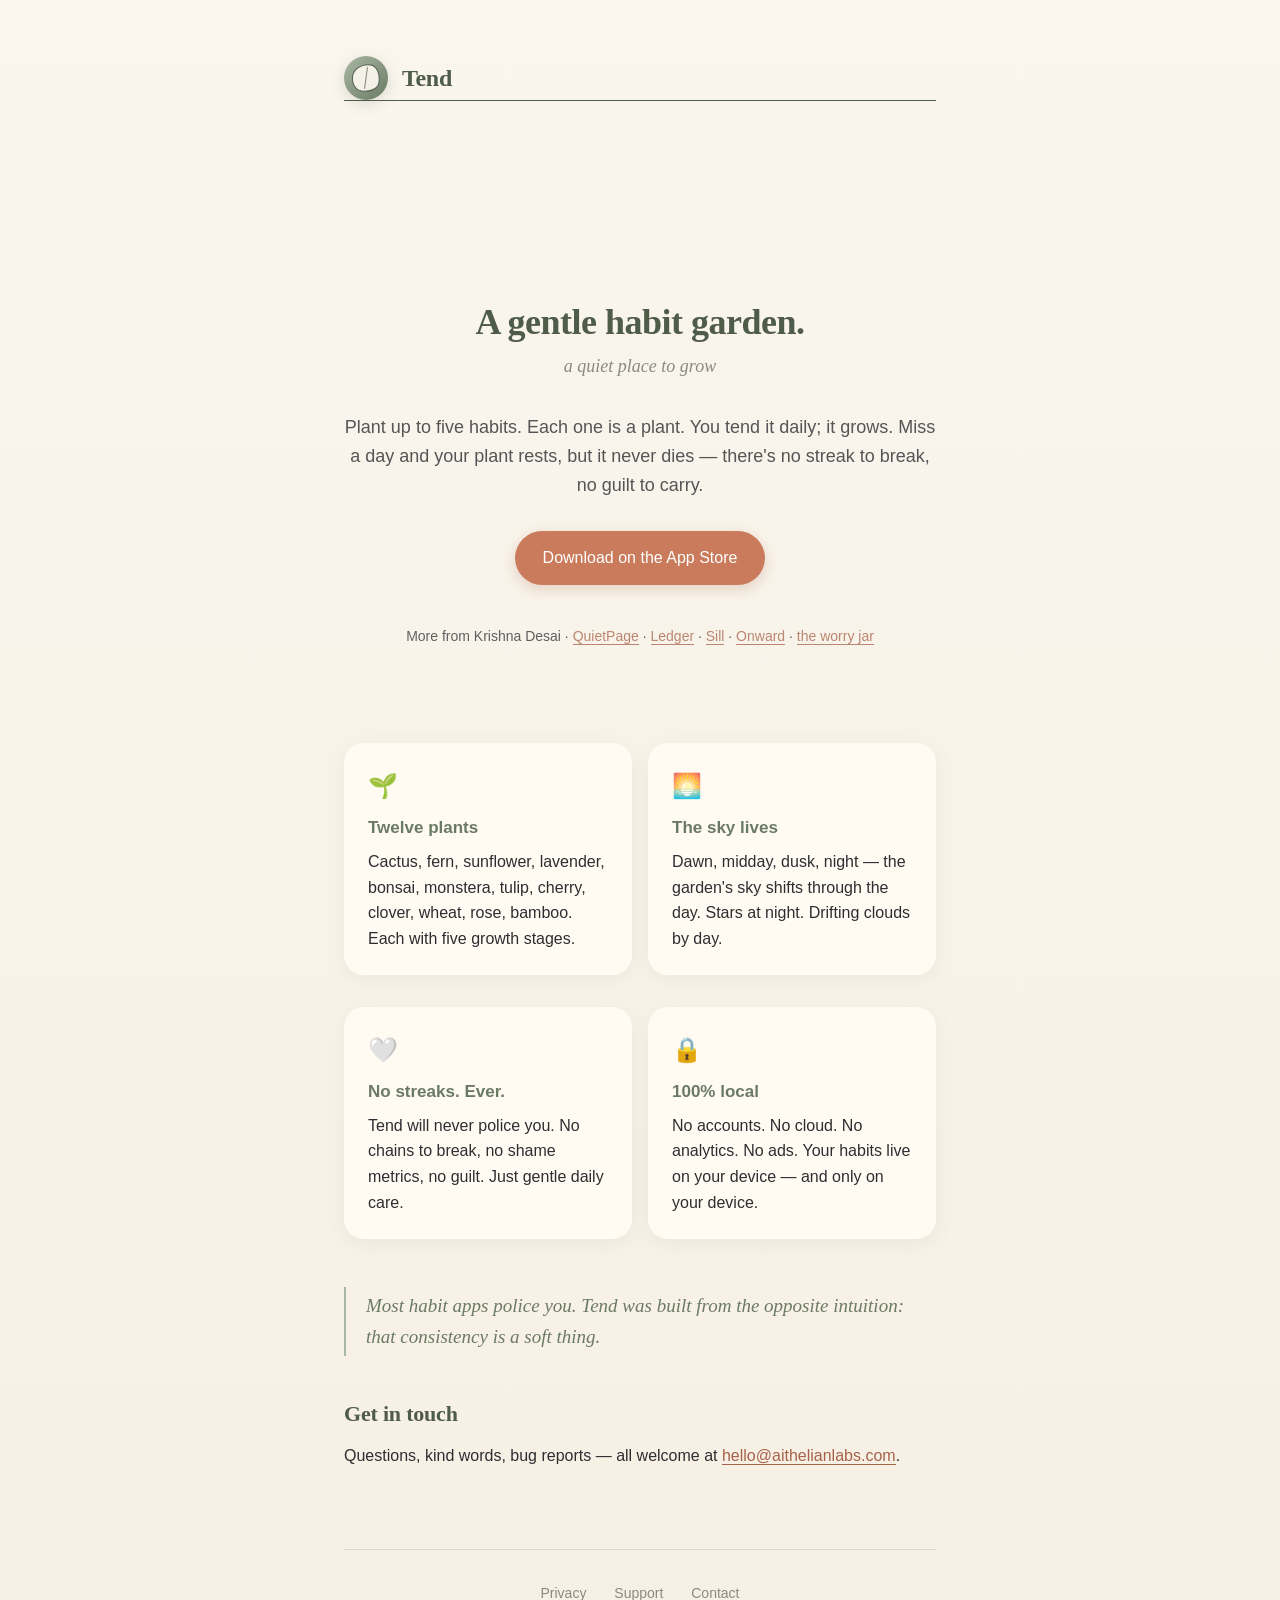
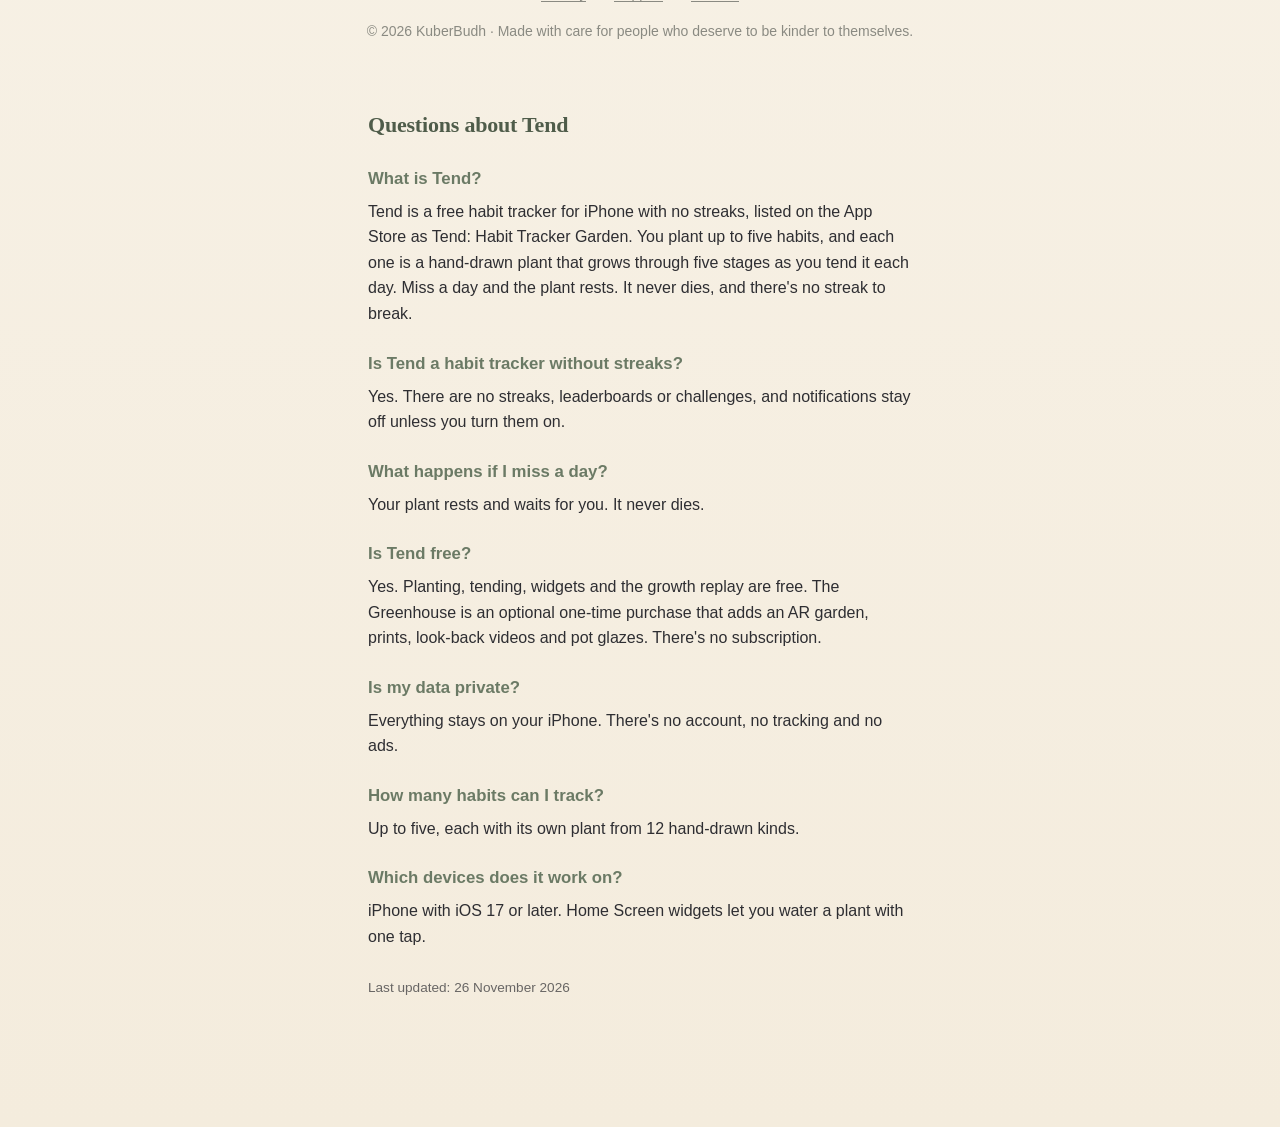
<file: index.html>
<!doctype html>
<html lang="en">
<head>
<meta charset="utf-8" />
<title>Tend: Habit Tracker Garden for iPhone, with no streaks</title>
<meta name="viewport" content="width=device-width, initial-scale=1, viewport-fit=cover" />
<meta name="apple-itunes-app" content="app-id=6768056018">
<meta name="theme-color" content="#FAF6EE" media="(prefers-color-scheme: light)" />
<meta name="theme-color" content="#14151B" media="(prefers-color-scheme: dark)" />
<meta name="description" content="Tend is a free habit tracker for iPhone with no streaks, listed on the App Store as Tend: Habit Tracker Garden. Each habit is a plant that grows as you tend it. Miss a day and it rests, never dies." />
<link rel="canonical" href="https://dmaulikr.github.io/tend-sites/" />
<meta name="apple-itunes-app" content="app-id=6768056018" />

<meta property="og:title" content="Tend — A gentle habit garden" />
<meta property="og:description" content="A calm iOS habit garden. No streaks, no guilt — just gentle daily care." />
<meta property="og:type" content="website" />
<meta property="og:url" content="https://dmaulikr.github.io/tend-sites/" />
<meta name="twitter:card" content="summary_large_image" />
<meta name="twitter:title" content="Tend — A gentle habit garden" />
<meta name="twitter:description" content="A calm iOS habit garden. No streaks, no guilt." />

<link rel="icon" href="data:," />
<link rel="stylesheet" href="style.css" />
<script type="application/ld+json">{"@context": "https://schema.org", "@type": "MobileApplication", "name": "Tend: Habit Tracker Garden", "alternateName": "Tend", "description": "Tend is a free habit tracker for iPhone with no streaks, listed on the App Store as Tend: Habit Tracker Garden. You plant up to five habits, and each one is a hand-drawn plant that grows through five stages as you tend it each day. Miss a day and the plant rests. It never dies, and there's no streak to break.", "operatingSystem": "iOS 17.0 or later", "applicationCategory": "HealthApplication", "url": "https://dmaulikr.github.io/tend-sites/", "downloadUrl": "https://apps.apple.com/app/id6768056018", "installUrl": "https://apps.apple.com/app/id6768056018", "offers": {"@type": "Offer", "price": "0", "priceCurrency": "USD"}, "author": {"@type": "Person", "name": "Krishna Desai"}, "publisher": {"@type": "Organization", "name": "KuberBudh"}}</script>
<script type="application/ld+json">{"@context": "https://schema.org", "@type": "FAQPage", "mainEntity": [{"@type": "Question", "name": "What is Tend?", "acceptedAnswer": {"@type": "Answer", "text": "Tend is a free habit tracker for iPhone with no streaks, listed on the App Store as Tend: Habit Tracker Garden. You plant up to five habits, and each one is a hand-drawn plant that grows through five stages as you tend it each day. Miss a day and the plant rests. It never dies, and there's no streak to break."}}, {"@type": "Question", "name": "Is Tend a habit tracker without streaks?", "acceptedAnswer": {"@type": "Answer", "text": "Yes. There are no streaks, leaderboards or challenges, and notifications stay off unless you turn them on."}}, {"@type": "Question", "name": "What happens if I miss a day?", "acceptedAnswer": {"@type": "Answer", "text": "Your plant rests and waits for you. It never dies."}}, {"@type": "Question", "name": "Is Tend free?", "acceptedAnswer": {"@type": "Answer", "text": "Yes. Planting, tending, widgets and the growth replay are free. The Greenhouse is an optional one-time purchase that adds an AR garden, prints, look-back videos and pot glazes. There's no subscription."}}, {"@type": "Question", "name": "Is my data private?", "acceptedAnswer": {"@type": "Answer", "text": "Everything stays on your iPhone. There's no account, no tracking and no ads."}}, {"@type": "Question", "name": "How many habits can I track?", "acceptedAnswer": {"@type": "Answer", "text": "Up to five, each with its own plant from 12 hand-drawn kinds."}}, {"@type": "Question", "name": "Which devices does it work on?", "acceptedAnswer": {"@type": "Answer", "text": "iPhone with iOS 17 or later. Home Screen widgets let you water a plant with one tap."}}]}</script>
</head>
<body>
<main>

  <a class="brand" href="/">
    <span class="mark"></span>
    <span class="wordmark">Tend</span>
  </a>

  <section class="hero">
    <div class="big-mark"><span class="mark"></span></div>
    <h1>A gentle habit garden.</h1>
    <p class="tagline">a quiet place to grow</p>
    <p class="lede">
      Plant up to five habits. Each one is a plant. You tend it daily; it grows.
      Miss a day and your plant rests, but it never dies — there's no streak to
      break, no guilt to carry.
    </p>
    <a href="https://apps.apple.com/app/apple-store/id6768056018?pt=128885861&amp;ct=site-tend&amp;mt=8" class="cta">Download on the App Store</a>
    <p class="more-from" style="margin-top:40px;font-size:14px;opacity:0.75">More from Krishna Desai · <a href="https://dmaulikr.github.io/QuietPAge-sites/">QuietPage</a> · <a href="https://dmaulikr.github.io/ledger-site/">Ledger</a> · <a href="https://dmaulikr.github.io/sill-site/">Sill</a> · <a href="https://dmaulikr.github.io/onward/">Onward</a> · <a href="https://dmaulikr.github.io/worryjar-site/">the worry jar</a></p>
  </section>

  <section class="feature-grid">
    <div class="card">
      <div class="emoji">🌱</div>
      <h3>Twelve plants</h3>
      <p>Cactus, fern, sunflower, lavender, bonsai, monstera, tulip, cherry, clover, wheat, rose, bamboo. Each with five growth stages.</p>
    </div>
    <div class="card">
      <div class="emoji">🌅</div>
      <h3>The sky lives</h3>
      <p>Dawn, midday, dusk, night — the garden's sky shifts through the day. Stars at night. Drifting clouds by day.</p>
    </div>
    <div class="card">
      <div class="emoji">🤍</div>
      <h3>No streaks. Ever.</h3>
      <p>Tend will never police you. No chains to break, no shame metrics, no guilt. Just gentle daily care.</p>
    </div>
    <div class="card">
      <div class="emoji">🔒</div>
      <h3>100% local</h3>
      <p>No accounts. No cloud. No analytics. No ads. Your habits live on your device — and only on your device.</p>
    </div>
  </section>

  <p class="pull">
    Most habit apps police you. Tend was built from the opposite intuition: that
    consistency is a soft thing.
  </p>

  <h2>Get in touch</h2>
  <p>
    Questions, kind words, bug reports — all welcome at
    <a href="mailto:hello@aithelianlabs.com">hello@aithelianlabs.com</a>.
  </p>

  <footer>
    <a href="privacy.html">Privacy</a>
    <a href="support.html">Support</a>
    <a href="mailto:hello@aithelianlabs.com">Contact</a>
    <p style="margin-top:16px">© 2026 KuberBudh · Made with care for people who deserve to be kinder to themselves.</p>
  </footer>

<!-- aeo:faq -->
<style>.aeo-faq{max-width:720px;margin:64px auto 32px;padding:0 24px;text-align:left}.aeo-faq h2{margin:0 0 8px}.aeo-faq h3{margin:24px 0 6px;font-size:1.05em}.aeo-faq p{margin:0;line-height:1.6}.aeo-faq .aeo-updated{margin-top:28px;font-size:.85em;opacity:.7}</style>
<section class="aeo-faq" id="questions" aria-labelledby="aeo-faq-h">
  <h2 id="aeo-faq-h">Questions about Tend</h2>
  <h3>What is Tend?</h3>
  <p>Tend is a free habit tracker for iPhone with no streaks, listed on the App Store as Tend: Habit Tracker Garden. You plant up to five habits, and each one is a hand-drawn plant that grows through five stages as you tend it each day. Miss a day and the plant rests. It never dies, and there&#x27;s no streak to break.</p>
  <h3>Is Tend a habit tracker without streaks?</h3>
  <p>Yes. There are no streaks, leaderboards or challenges, and notifications stay off unless you turn them on.</p>
  <h3>What happens if I miss a day?</h3>
  <p>Your plant rests and waits for you. It never dies.</p>
  <h3>Is Tend free?</h3>
  <p>Yes. Planting, tending, widgets and the growth replay are free. The Greenhouse is an optional one-time purchase that adds an AR garden, prints, look-back videos and pot glazes. There&#x27;s no subscription.</p>
  <h3>Is my data private?</h3>
  <p>Everything stays on your iPhone. There&#x27;s no account, no tracking and no ads.</p>
  <h3>How many habits can I track?</h3>
  <p>Up to five, each with its own plant from 12 hand-drawn kinds.</p>
  <h3>Which devices does it work on?</h3>
  <p>iPhone with iOS 17 or later. Home Screen widgets let you water a plant with one tap.</p>
  <p class="aeo-updated">Last updated: 26 November 2026</p>
</section>
</main>
</body>
</html>
</file>
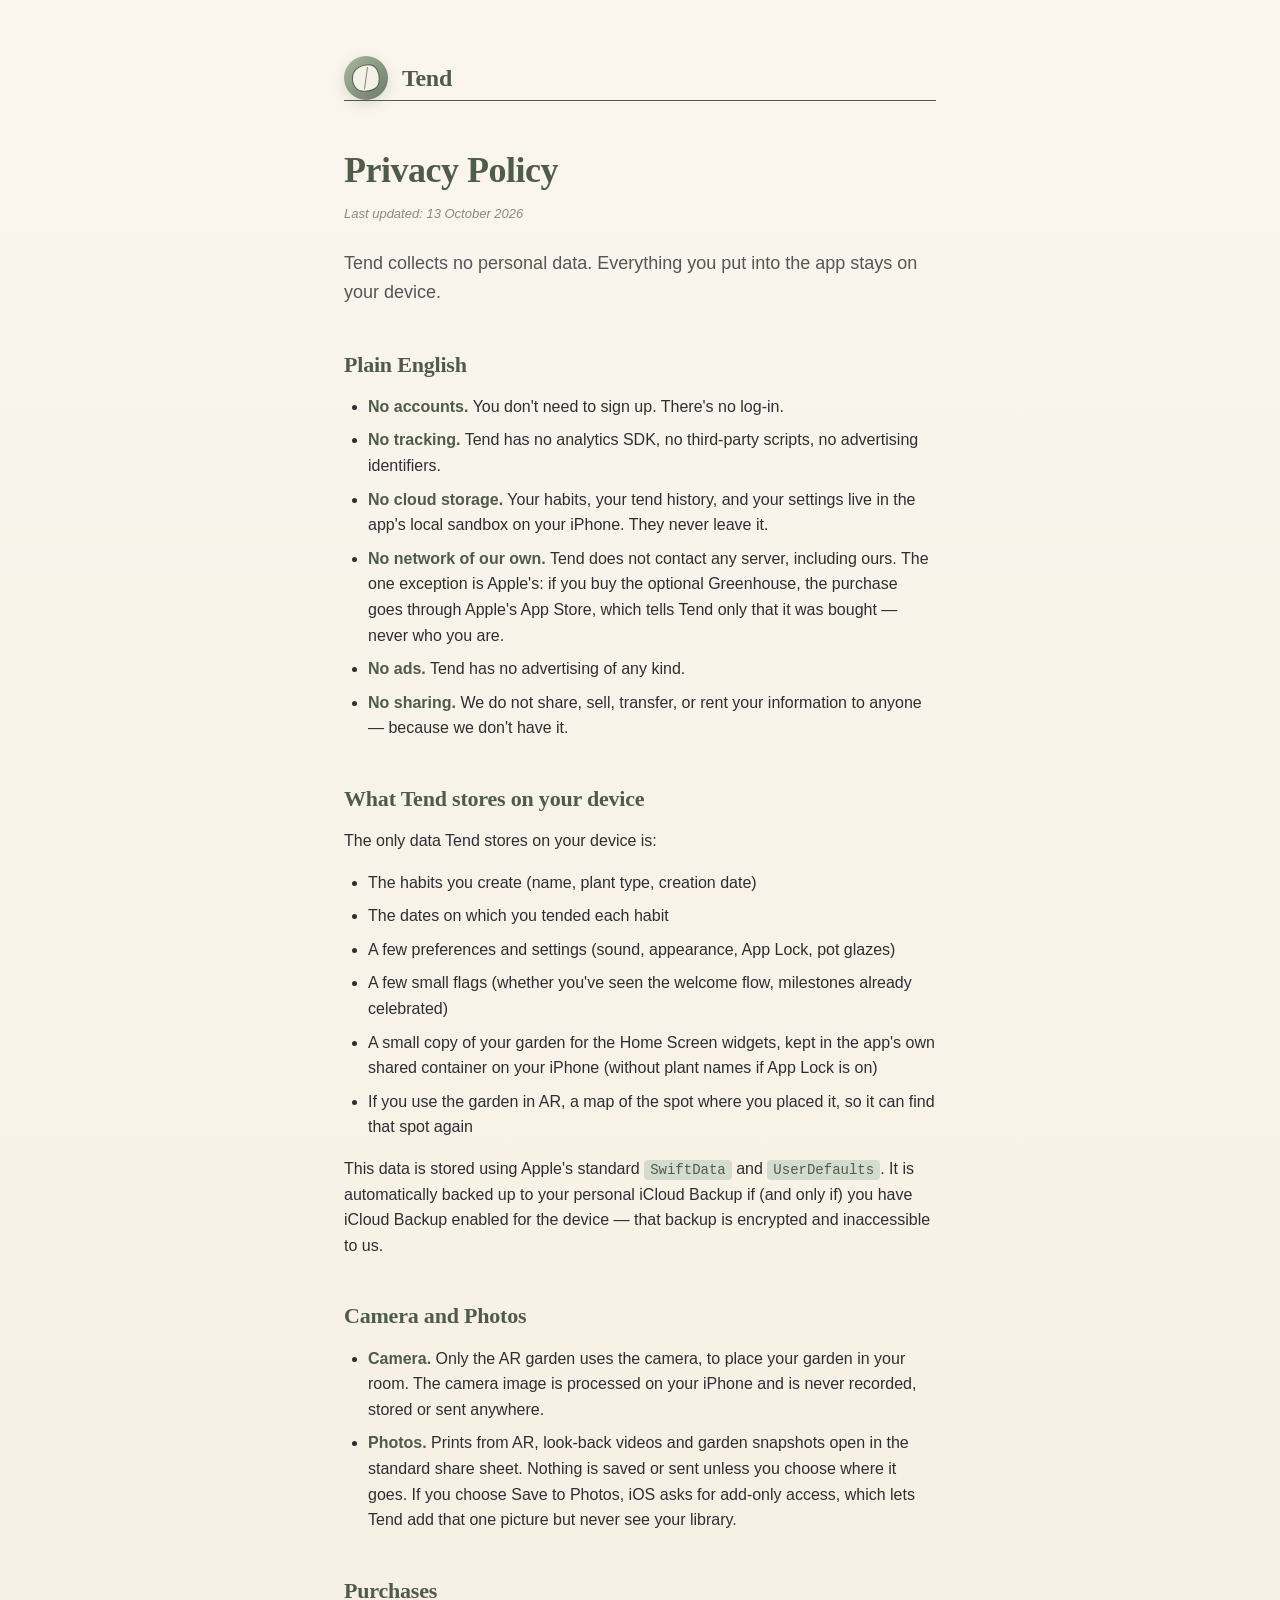
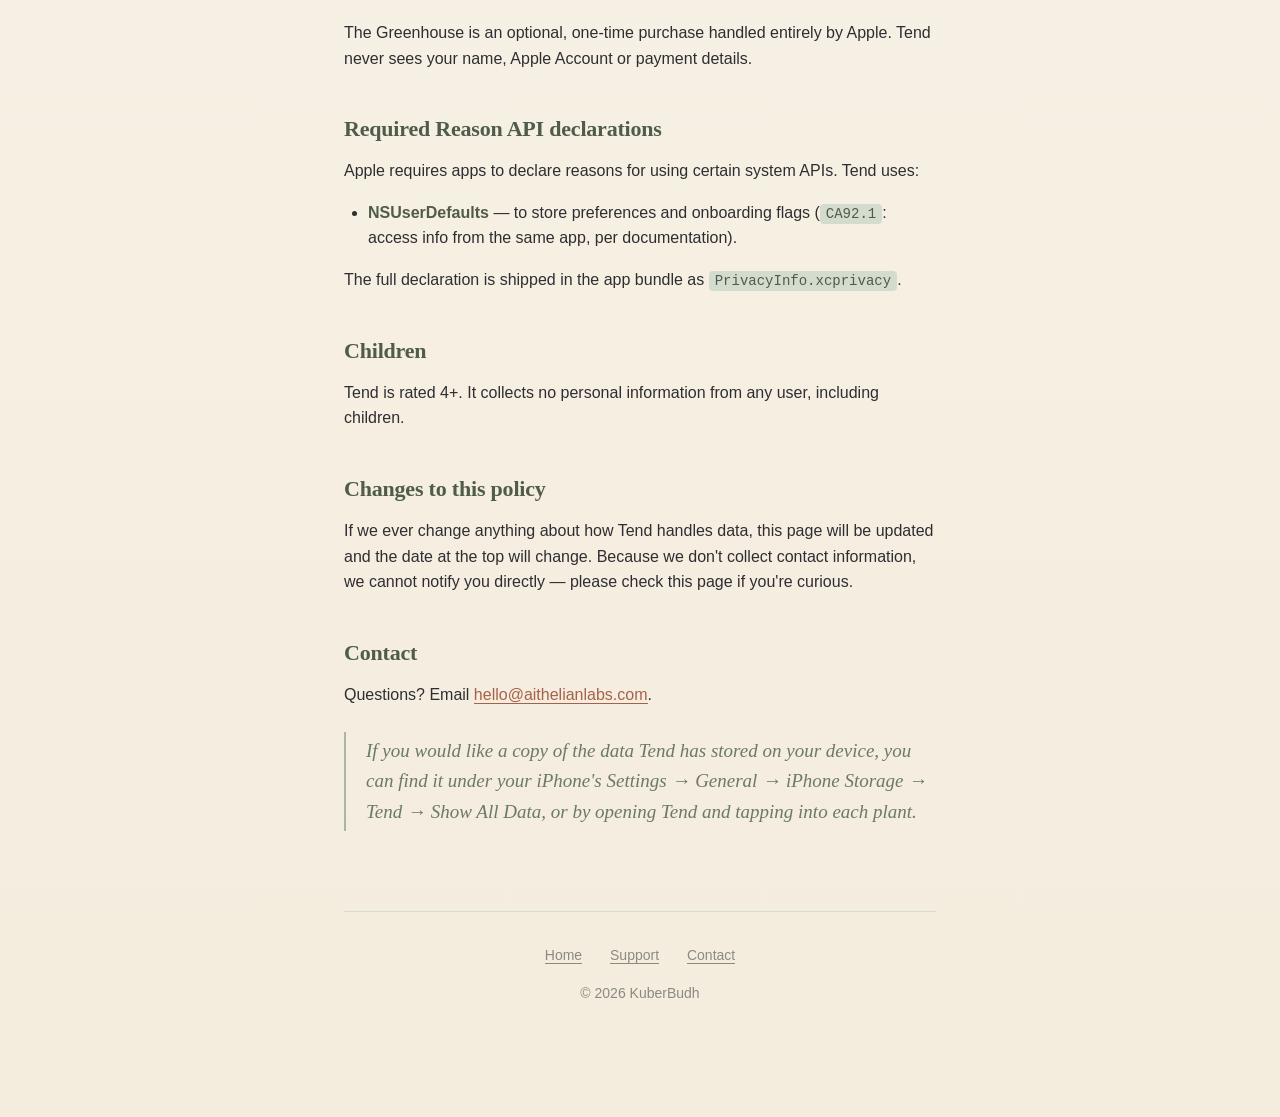
<file: privacy.html>
<!doctype html>
<html lang="en">
<head>
<meta charset="utf-8" />
<title>Tend — Privacy Policy</title>
<meta name="viewport" content="width=device-width, initial-scale=1, viewport-fit=cover" />
<meta name="theme-color" content="#FAF6EE" media="(prefers-color-scheme: light)" />
<meta name="theme-color" content="#14151B" media="(prefers-color-scheme: dark)" />
<meta name="description" content="Tend's privacy policy. Tend collects no personal data. No accounts, no tracking, no cloud, no ads." />
<link rel="icon" href="data:," />
<link rel="stylesheet" href="style.css" />
</head>
<body>
<main>

  <a class="brand" href="/">
    <span class="mark"></span>
    <span class="wordmark">Tend</span>
  </a>

  <h1>Privacy Policy</h1>
  <p class="timestamp">Last updated: 13 October 2026</p>

  <p class="lede">Tend collects no personal data. Everything you put into the app stays on your device.</p>

  <h2>Plain English</h2>
  <ul>
    <li><strong>No accounts.</strong> You don't need to sign up. There's no log-in.</li>
    <li><strong>No tracking.</strong> Tend has no analytics SDK, no third-party scripts, no advertising identifiers.</li>
    <li><strong>No cloud storage.</strong> Your habits, your tend history, and your settings live in the app's local sandbox on your iPhone. They never leave it.</li>
    <li><strong>No network of our own.</strong> Tend does not contact any server, including ours. The one exception is Apple's: if you buy the optional Greenhouse, the purchase goes through Apple's App Store, which tells Tend only that it was bought — never who you are.</li>
    <li><strong>No ads.</strong> Tend has no advertising of any kind.</li>
    <li><strong>No sharing.</strong> We do not share, sell, transfer, or rent your information to anyone — because we don't have it.</li>
  </ul>

  <h2>What Tend stores on your device</h2>
  <p>The only data Tend stores on your device is:</p>
  <ul>
    <li>The habits you create (name, plant type, creation date)</li>
    <li>The dates on which you tended each habit</li>
    <li>A few preferences and settings (sound, appearance, App Lock, pot glazes)</li>
    <li>A few small flags (whether you've seen the welcome flow, milestones already celebrated)</li>
    <li>A small copy of your garden for the Home Screen widgets, kept in the app's own shared container on your iPhone (without plant names if App Lock is on)</li>
    <li>If you use the garden in AR, a map of the spot where you placed it, so it can find that spot again</li>
  </ul>
  <p>
    This data is stored using Apple's standard <code>SwiftData</code> and
    <code>UserDefaults</code>. It is automatically backed up to your personal
    iCloud Backup if (and only if) you have iCloud Backup enabled for the device
    — that backup is encrypted and inaccessible to us.
  </p>

  <h2>Camera and Photos</h2>
  <ul>
    <li><strong>Camera.</strong> Only the AR garden uses the camera, to place your garden in your room. The camera image is processed on your iPhone and is never recorded, stored or sent anywhere.</li>
    <li><strong>Photos.</strong> Prints from AR, look-back videos and garden snapshots open in the standard share sheet. Nothing is saved or sent unless you choose where it goes. If you choose Save to Photos, iOS asks for add-only access, which lets Tend add that one picture but never see your library.</li>
  </ul>

  <h2>Purchases</h2>
  <p>The Greenhouse is an optional, one-time purchase handled entirely by Apple. Tend never sees your name, Apple Account or payment details.</p>

  <h2>Required Reason API declarations</h2>
  <p>Apple requires apps to declare reasons for using certain system APIs. Tend uses:</p>
  <ul>
    <li><strong>NSUserDefaults</strong> — to store preferences and onboarding flags
      (<code>CA92.1</code>: access info from the same app, per documentation).</li>
  </ul>
  <p>The full declaration is shipped in the app bundle as <code>PrivacyInfo.xcprivacy</code>.</p>

  <h2>Children</h2>
  <p>Tend is rated 4+. It collects no personal information from any user, including children.</p>

  <h2>Changes to this policy</h2>
  <p>
    If we ever change anything about how Tend handles data, this page will be
    updated and the date at the top will change. Because we don't collect contact
    information, we cannot notify you directly — please check this page if you're
    curious.
  </p>

  <h2>Contact</h2>
  <p>
    Questions? Email
    <a href="mailto:hello@aithelianlabs.com">hello@aithelianlabs.com</a>.
  </p>

  <p class="pull">
    If you would like a copy of the data Tend has stored on your device, you
    can find it under your iPhone's Settings → General → iPhone Storage → Tend
    → Show All Data, or by opening Tend and tapping into each plant.
  </p>

  <footer>
    <a href="/">Home</a>
    <a href="support.html">Support</a>
    <a href="mailto:hello@aithelianlabs.com">Contact</a>
    <p style="margin-top:16px">© 2026 KuberBudh</p>
  </footer>

</main>
</body>
</html>
</file>
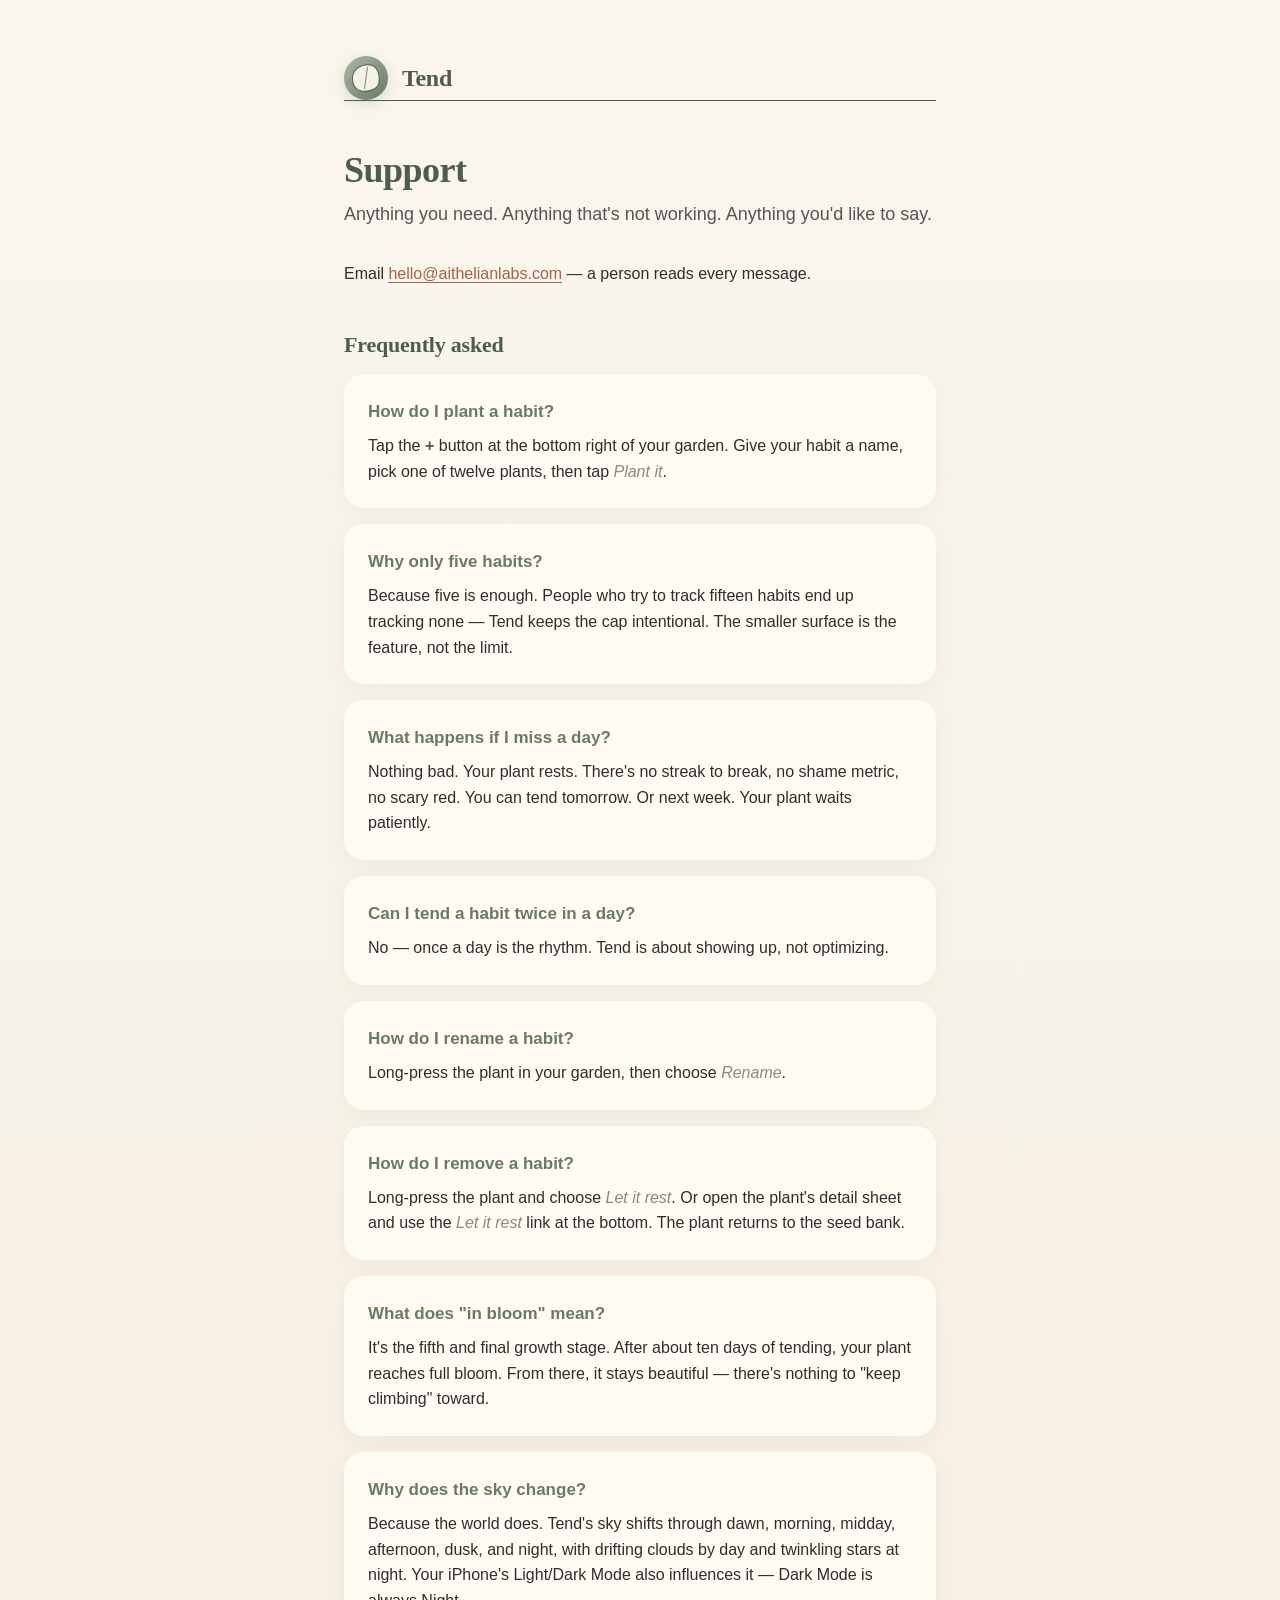
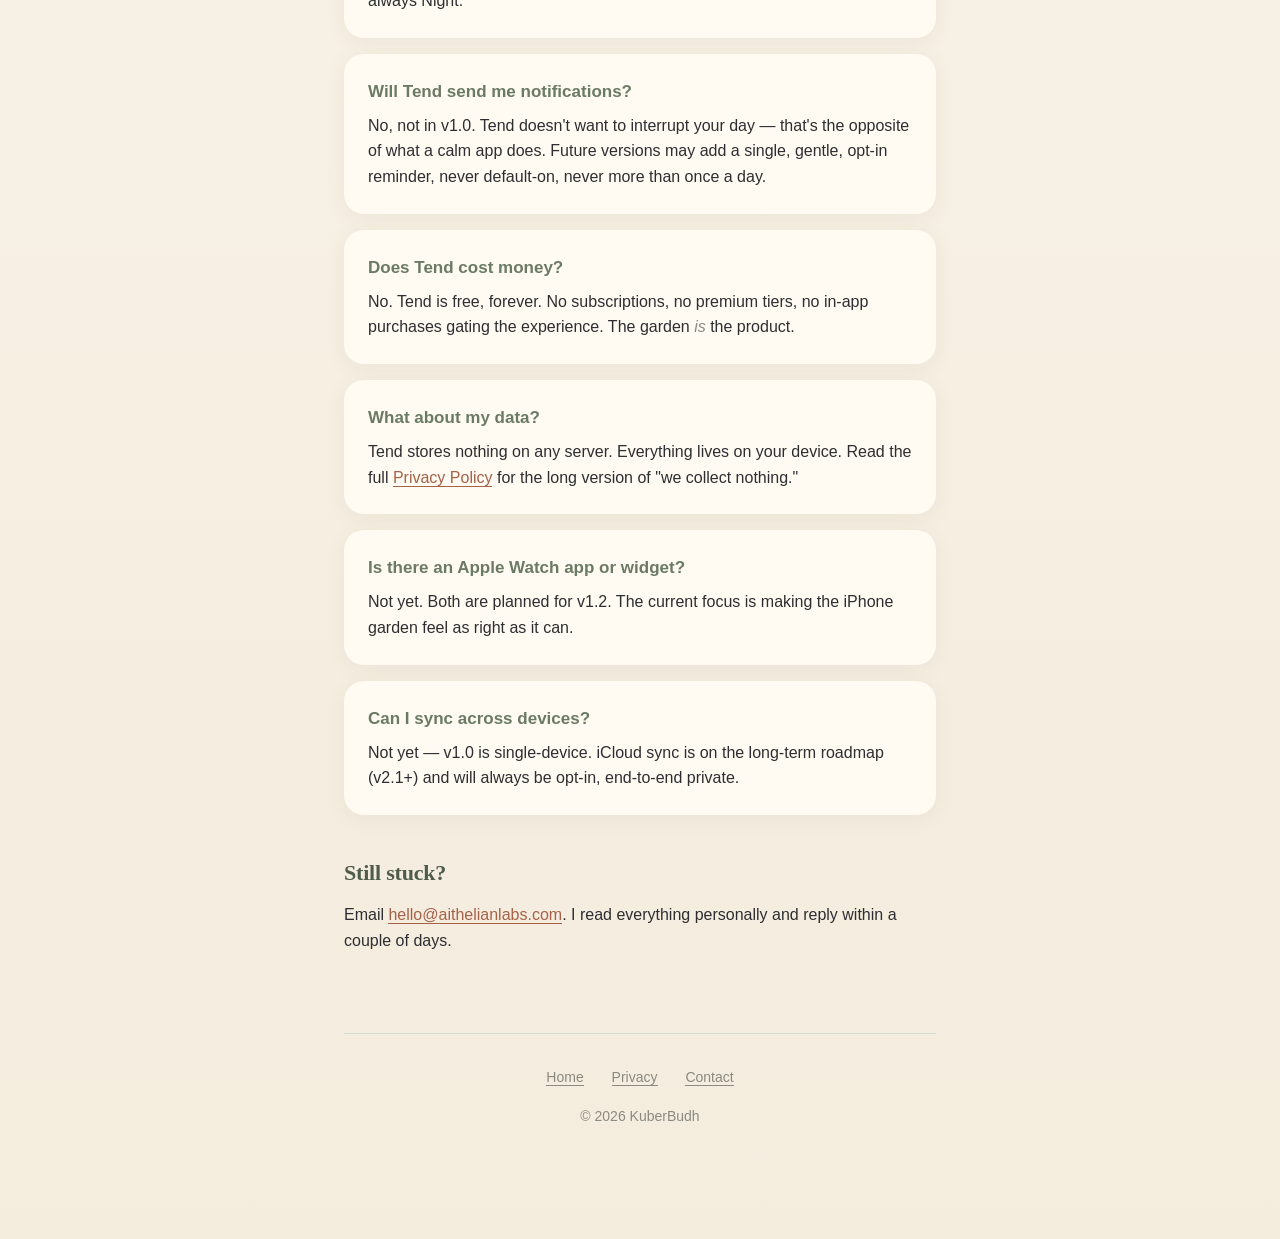
<file: support.html>
<!doctype html>
<html lang="en">
<head>
<meta charset="utf-8" />
<title>Tend — Support</title>
<meta name="viewport" content="width=device-width, initial-scale=1, viewport-fit=cover" />
<meta name="theme-color" content="#FAF6EE" media="(prefers-color-scheme: light)" />
<meta name="theme-color" content="#14151B" media="(prefers-color-scheme: dark)" />
<meta name="description" content="Tend support — frequently asked questions and how to get help." />
<link rel="icon" href="data:," />
<link rel="stylesheet" href="style.css" />
</head>
<body>
<main>

  <a class="brand" href="/">
    <span class="mark"></span>
    <span class="wordmark">Tend</span>
  </a>

  <h1>Support</h1>
  <p class="lede">Anything you need. Anything that's not working. Anything you'd like to say.</p>

  <p>
    Email
    <a href="mailto:hello@aithelianlabs.com">hello@aithelianlabs.com</a> —
    a person reads every message.
  </p>

  <h2>Frequently asked</h2>

  <div class="card">
    <h3>How do I plant a habit?</h3>
    <p>Tap the <strong>+</strong> button at the bottom right of your garden. Give your habit a name, pick one of twelve plants, then tap <em>Plant it</em>.</p>
  </div>

  <div class="card">
    <h3>Why only five habits?</h3>
    <p>Because five is enough. People who try to track fifteen habits end up tracking none — Tend keeps the cap intentional. The smaller surface is the feature, not the limit.</p>
  </div>

  <div class="card">
    <h3>What happens if I miss a day?</h3>
    <p>Nothing bad. Your plant rests. There's no streak to break, no shame metric, no scary red. You can tend tomorrow. Or next week. Your plant waits patiently.</p>
  </div>

  <div class="card">
    <h3>Can I tend a habit twice in a day?</h3>
    <p>No — once a day is the rhythm. Tend is about showing up, not optimizing.</p>
  </div>

  <div class="card">
    <h3>How do I rename a habit?</h3>
    <p>Long-press the plant in your garden, then choose <em>Rename</em>.</p>
  </div>

  <div class="card">
    <h3>How do I remove a habit?</h3>
    <p>Long-press the plant and choose <em>Let it rest</em>. Or open the plant's detail sheet and use the <em>Let it rest</em> link at the bottom. The plant returns to the seed bank.</p>
  </div>

  <div class="card">
    <h3>What does "in bloom" mean?</h3>
    <p>It's the fifth and final growth stage. After about ten days of tending, your plant reaches full bloom. From there, it stays beautiful — there's nothing to "keep climbing" toward.</p>
  </div>

  <div class="card">
    <h3>Why does the sky change?</h3>
    <p>Because the world does. Tend's sky shifts through dawn, morning, midday, afternoon, dusk, and night, with drifting clouds by day and twinkling stars at night. Your iPhone's Light/Dark Mode also influences it — Dark Mode is always Night.</p>
  </div>

  <div class="card">
    <h3>Will Tend send me notifications?</h3>
    <p>No, not in v1.0. Tend doesn't want to interrupt your day — that's the opposite of what a calm app does. Future versions may add a single, gentle, opt-in reminder, never default-on, never more than once a day.</p>
  </div>

  <div class="card">
    <h3>Does Tend cost money?</h3>
    <p>No. Tend is free, forever. No subscriptions, no premium tiers, no in-app purchases gating the experience. The garden <em>is</em> the product.</p>
  </div>

  <div class="card">
    <h3>What about my data?</h3>
    <p>Tend stores nothing on any server. Everything lives on your device. Read the full <a href="privacy.html">Privacy Policy</a> for the long version of "we collect nothing."</p>
  </div>

  <div class="card">
    <h3>Is there an Apple Watch app or widget?</h3>
    <p>Not yet. Both are planned for v1.2. The current focus is making the iPhone garden feel as right as it can.</p>
  </div>

  <div class="card">
    <h3>Can I sync across devices?</h3>
    <p>Not yet — v1.0 is single-device. iCloud sync is on the long-term roadmap (v2.1+) and will always be opt-in, end-to-end private.</p>
  </div>

  <h2>Still stuck?</h2>
  <p>Email <a href="mailto:hello@aithelianlabs.com">hello@aithelianlabs.com</a>. I read everything personally and reply within a couple of days.</p>

  <footer>
    <a href="/">Home</a>
    <a href="privacy.html">Privacy</a>
    <a href="mailto:hello@aithelianlabs.com">Contact</a>
    <p style="margin-top:16px">© 2026 KuberBudh</p>
  </footer>

</main>
</body>
</html>
</file>
<file: style.css>
/* Tend — brand styles for tend.app pages.
   Mirrors the SwiftUI palette so the web feels like the app.
*/

:root {
  /* Surfaces */
  --tend-cream:        #FAF6EE;
  --tend-cream-warm:   #F4ECDD;
  --tend-surface-hi:   #FFFBF2;

  /* Sage family */
  --tend-sage:         #A8B8A2;
  --tend-sage-dark:    #6B7A65;
  --tend-sage-deep:    #4F5C4A;
  --tend-sage-light:   #D4DCD0;

  /* Warm accents */
  --tend-peach:        #E8B4A0;
  --tend-peach-light:  #F2D5C6;
  --tend-terracotta:        #C97B5C;
  --tend-terracotta-deep:   #A66249;

  /* Text */
  --tend-ink:          #2E2E32;
  --tend-muted:        #8A8A82;

  /* Soft */
  --radius-sm: 14px;
  --radius-md: 20px;
  --radius-lg: 28px;
  --shadow-soft: 0 4px 20px rgba(120, 110, 90, 0.08);
}

@media (prefers-color-scheme: dark) {
  :root {
    --tend-cream:        #14151B;
    --tend-cream-warm:   #1D1E26;
    --tend-surface-hi:   #252631;

    --tend-sage:         #8FA088;
    --tend-sage-dark:    #B8C9B0;
    --tend-sage-deep:    #D3DDCB;
    --tend-sage-light:   #2D362C;

    --tend-peach:        #D68D70;
    --tend-peach-light:  #6E4536;
    --tend-terracotta:        #CC8060;
    --tend-terracotta-deep:   #8E513B;

    --tend-ink:          #EFEBE2;
    --tend-muted:        #9A998E;
  }
}

* {
  box-sizing: border-box;
  margin: 0;
  padding: 0;
}

html, body {
  background: linear-gradient(180deg, var(--tend-cream) 0%, var(--tend-cream-warm) 100%);
  color: var(--tend-ink);
  font-family: -apple-system, BlinkMacSystemFont, "SF Pro Text", "Helvetica Neue", Helvetica, Arial, sans-serif;
  font-size: 16px;
  line-height: 1.6;
  min-height: 100vh;
  -webkit-font-smoothing: antialiased;
  -moz-osx-font-smoothing: grayscale;
}

main {
  max-width: 640px;
  margin: 0 auto;
  padding: 56px 24px 96px;
}

/* Header / brand mark */

.brand {
  display: flex;
  align-items: center;
  gap: 14px;
  text-decoration: none;
  color: var(--tend-sage-deep);
  margin-bottom: 48px;
}

.brand .mark {
  width: 44px;
  height: 44px;
  border-radius: 50%;
  background: linear-gradient(135deg, var(--tend-sage), var(--tend-sage-dark));
  position: relative;
  box-shadow: 0 4px 14px rgba(79, 92, 74, 0.18);
  flex-shrink: 0;
}

.brand .mark::before {
  /* leaf */
  content: "";
  position: absolute;
  inset: 8px;
  background: var(--tend-cream);
  border-radius: 60% 40% 60% 40% / 50% 60% 40% 50%;
  border: 1px solid var(--tend-sage-deep);
  opacity: 0.95;
  transform: rotate(8deg);
}

.brand .mark::after {
  /* center vein */
  content: "";
  position: absolute;
  left: 50%;
  top: 11px;
  bottom: 11px;
  width: 1px;
  background: var(--tend-sage-deep);
  opacity: 0.7;
  transform: translateX(-50%) rotate(8deg);
}

.brand .wordmark {
  font-family: "Lora", "Iowan Old Style", "Georgia", serif;
  font-weight: 600;
  font-size: 24px;
  letter-spacing: -0.3px;
}

/* Typography */

h1 {
  font-family: "Lora", "Iowan Old Style", "Georgia", serif;
  font-weight: 600;
  font-size: 36px;
  line-height: 1.2;
  color: var(--tend-sage-deep);
  margin-bottom: 8px;
  letter-spacing: -0.5px;
}

h2 {
  font-family: "Lora", "Iowan Old Style", "Georgia", serif;
  font-weight: 600;
  font-size: 22px;
  color: var(--tend-sage-deep);
  margin-top: 40px;
  margin-bottom: 12px;
  letter-spacing: -0.2px;
}

h3 {
  font-size: 17px;
  font-weight: 600;
  color: var(--tend-sage-dark);
  margin-top: 24px;
  margin-bottom: 8px;
}

.lede {
  font-size: 18px;
  color: var(--tend-ink);
  opacity: 0.8;
  margin-bottom: 32px;
}

p {
  margin-bottom: 16px;
}

ul, ol {
  margin-left: 24px;
  margin-bottom: 16px;
}

li {
  margin-bottom: 8px;
}

a {
  color: var(--tend-terracotta-deep);
  text-decoration: none;
  border-bottom: 1px solid currentColor;
  transition: opacity 0.2s;
}

a:hover {
  opacity: 0.7;
}

strong {
  color: var(--tend-sage-deep);
  font-weight: 600;
}

em {
  color: var(--tend-muted);
  font-style: italic;
}

code {
  font-family: ui-monospace, SFMono-Regular, "SF Mono", Menlo, monospace;
  font-size: 14px;
  background: var(--tend-sage-light);
  padding: 2px 6px;
  border-radius: 4px;
  color: var(--tend-sage-deep);
}

/* Cards (card-like blocks for sections / FAQ) */

.card {
  background: var(--tend-surface-hi);
  border-radius: var(--radius-md);
  padding: 24px;
  margin-bottom: 16px;
  box-shadow: var(--shadow-soft);
}

.card h3 {
  margin-top: 0;
}

.card p:last-child {
  margin-bottom: 0;
}

/* CTA button (terracotta pill) */

.cta {
  display: inline-block;
  background: var(--tend-terracotta);
  color: white !important;
  padding: 14px 28px;
  border-radius: 999px;
  font-weight: 500;
  border: none !important;
  box-shadow: 0 4px 14px rgba(166, 98, 73, 0.25);
  transition: transform 0.2s, box-shadow 0.2s;
}

.cta:hover {
  transform: translateY(-1px);
  box-shadow: 0 6px 18px rgba(166, 98, 73, 0.30);
  opacity: 1;
}

/* Footer */

footer {
  margin-top: 80px;
  padding-top: 32px;
  border-top: 1px solid var(--tend-sage-light);
  color: var(--tend-muted);
  font-size: 14px;
  text-align: center;
}

footer a {
  color: var(--tend-muted);
  border-bottom-color: var(--tend-muted);
  margin: 0 12px;
}

/* Hero — landing page */

.hero {
  text-align: center;
  padding: 32px 0 48px;
}

.hero .tagline {
  font-family: "Lora", "Iowan Old Style", "Georgia", serif;
  font-style: italic;
  color: var(--tend-muted);
  font-size: 18px;
  margin-bottom: 32px;
}

.hero .big-mark {
  width: 96px;
  height: 96px;
  margin: 0 auto 24px;
}

.hero .big-mark .mark {
  width: 96px;
  height: 96px;
}

.hero .big-mark .mark::before { inset: 18px; border-width: 1.5px; }
.hero .big-mark .mark::after  { top: 24px; bottom: 24px; }

.feature-grid {
  display: grid;
  grid-template-columns: 1fr;
  gap: 16px;
  margin: 32px 0;
}

@media (min-width: 540px) {
  .feature-grid { grid-template-columns: 1fr 1fr; }
}

.feature-grid .card {
  text-align: left;
}

.feature-grid .card .emoji {
  font-size: 24px;
  margin-bottom: 8px;
}

/* Last-updated stamp */

.timestamp {
  display: inline-block;
  font-size: 13px;
  color: var(--tend-muted);
  margin-bottom: 24px;
  font-style: italic;
}

/* Subtle quotation pull */

.pull {
  font-family: "Lora", "Iowan Old Style", "Georgia", serif;
  font-style: italic;
  font-size: 19px;
  color: var(--tend-sage-dark);
  border-left: 2px solid var(--tend-sage);
  padding: 4px 0 4px 20px;
  margin: 24px 0;
}
</file>
